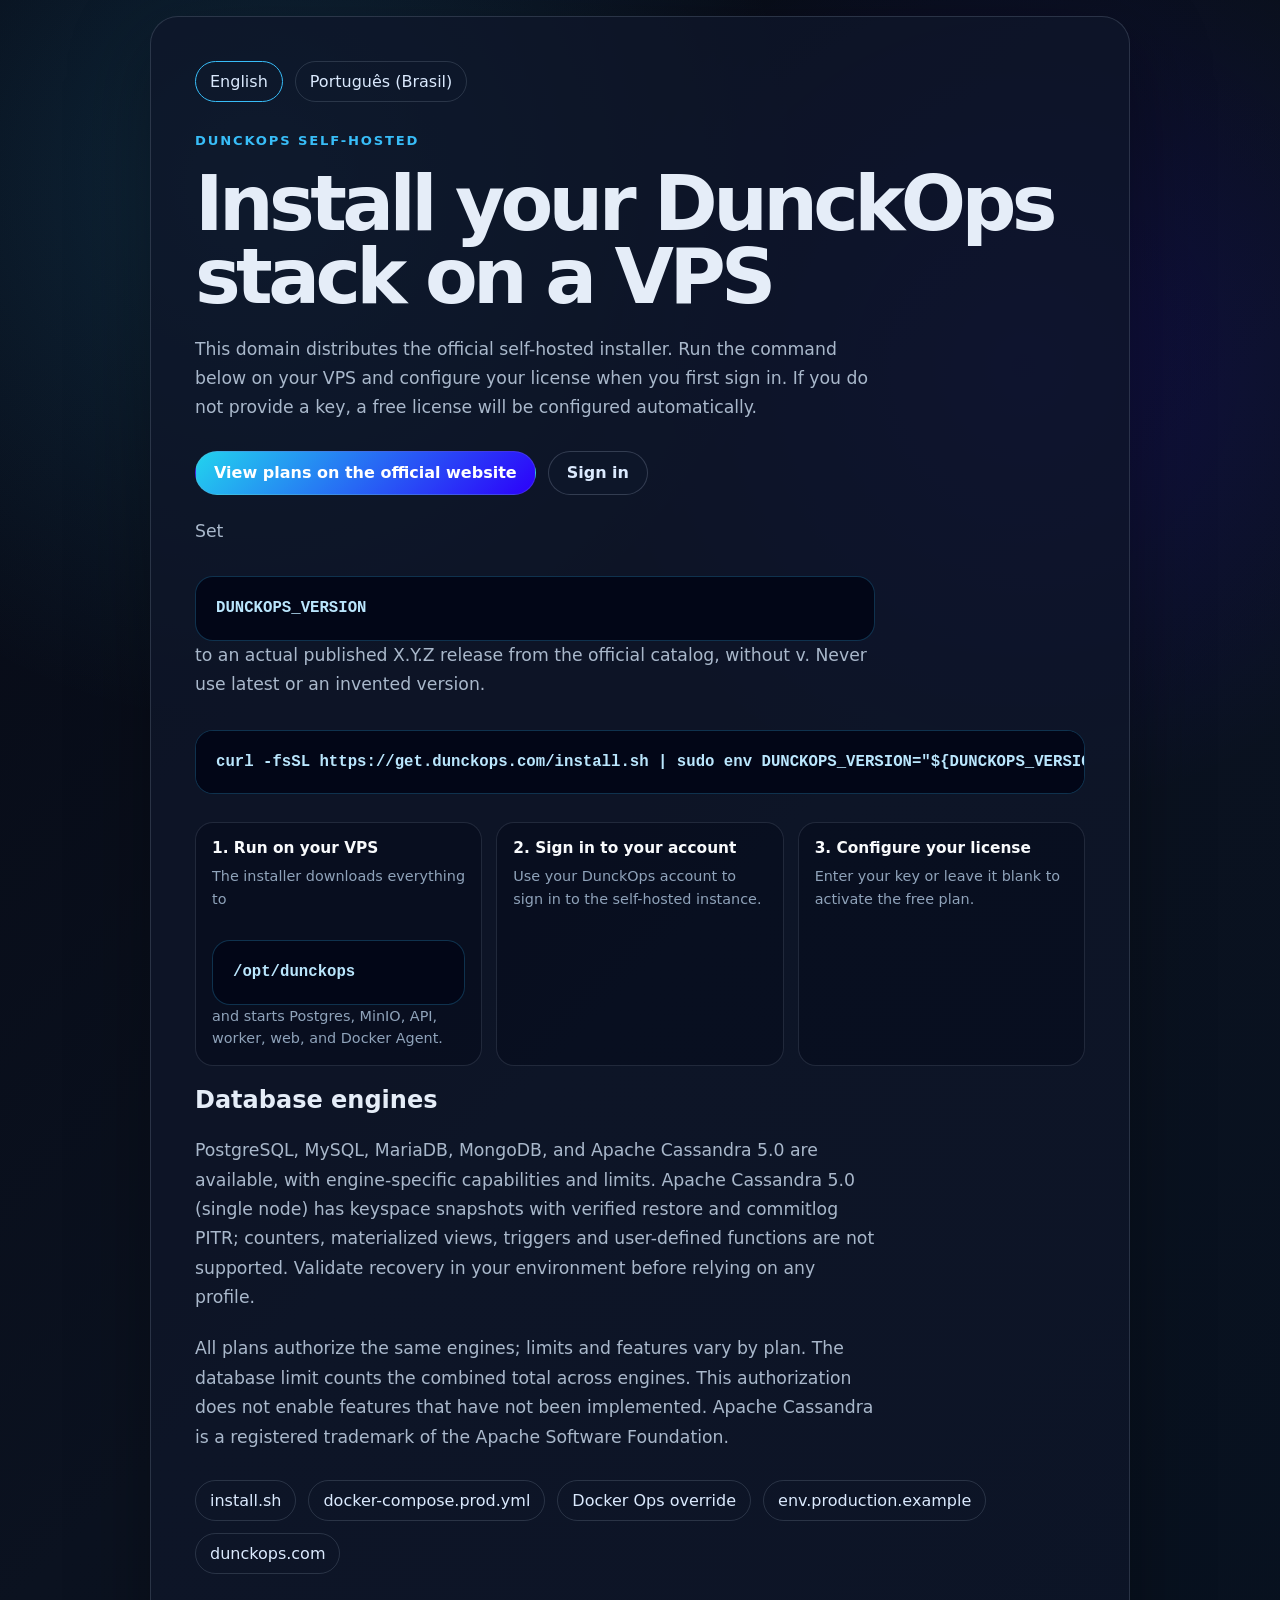
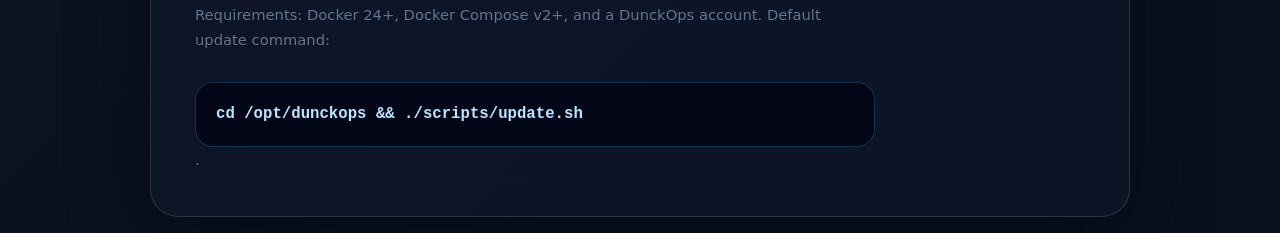
<file: index.html>
<!doctype html>
<html lang="en" data-language-redirect>
  <head>
    <meta charset="utf-8" />
    <meta name="viewport" content="width=device-width, initial-scale=1" />
    <title>DunckOps Self-Hosted Installer | Choose Your Language</title>
    <meta name="description" content="Install DunckOps on your own VPS. Choose English or Brazilian Portuguese for the official self-hosted installation guide." />
    <meta property="og:title" content="DunckOps Self-Hosted Installer | Choose Your Language" />
    <meta property="og:description" content="Install DunckOps on your own VPS. Choose English or Brazilian Portuguese for the official self-hosted installation guide." />
    <meta property="og:type" content="website" />
    <meta property="og:url" content="https://get.dunckops.com/" />
    <meta property="og:locale" content="en_US" />
    <meta property="og:locale:alternate" content="pt_BR" />
    <link rel="canonical" href="https://get.dunckops.com/" />
    <link rel="alternate" hreflang="en" href="https://get.dunckops.com/en/" />
    <link rel="alternate" hreflang="pt-BR" href="https://get.dunckops.com/pt-br/" />
    <link rel="alternate" hreflang="x-default" href="https://get.dunckops.com/" />
    <link rel="stylesheet" href="/assets/site.css" />
    <script src="/assets/language.js" defer></script>
  </head>
  <body>
    <main>
      <p class="eyebrow">DunckOps Self-Hosted</p>
      <h1>Choose your language</h1>
      <p lang="pt-BR">Escolha seu idioma</p>
      <nav aria-label="Language / Idioma">
        <a href="/en/" data-language="en" lang="en" hreflang="en">English</a>
        <a href="/pt-br/" data-language="pt-BR" lang="pt-BR" hreflang="pt-BR">Portugu&#234;s (Brasil)</a>
      </nav>
    </main>
  </body>
</html>
</file>
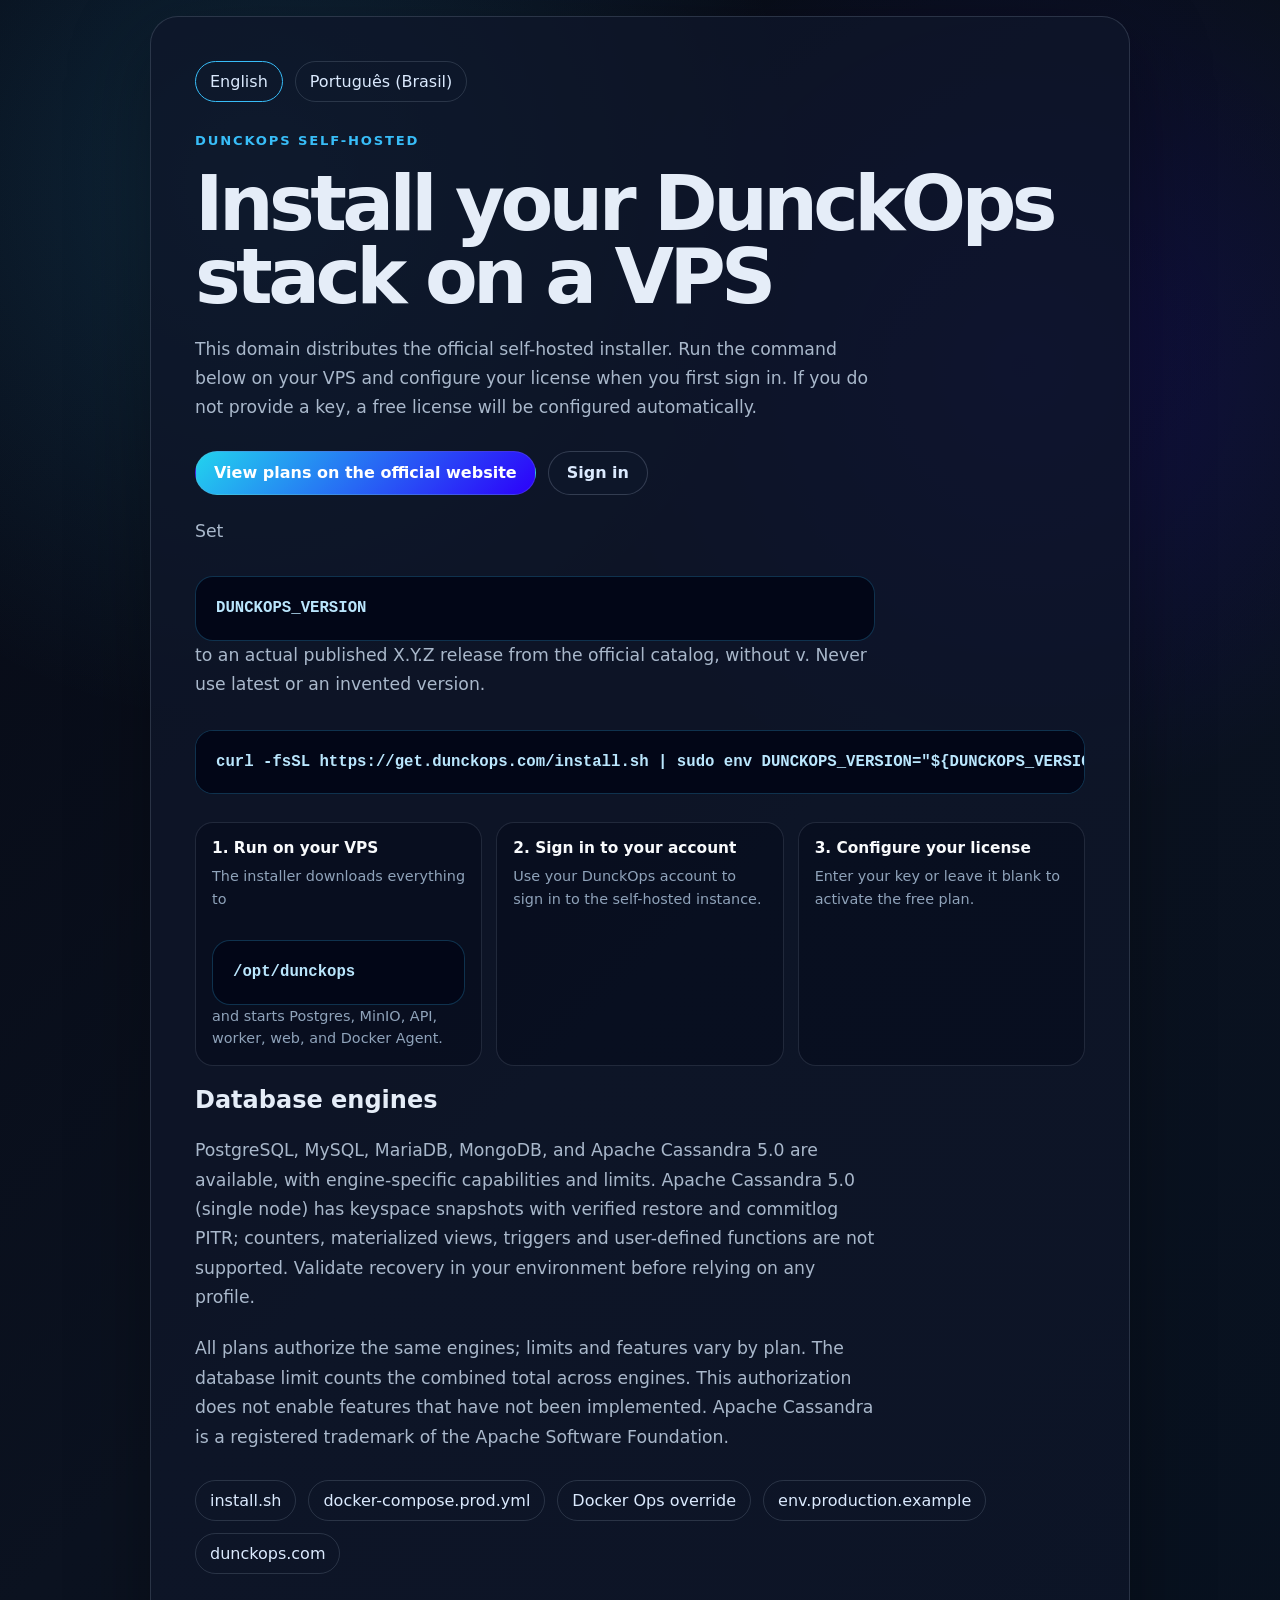
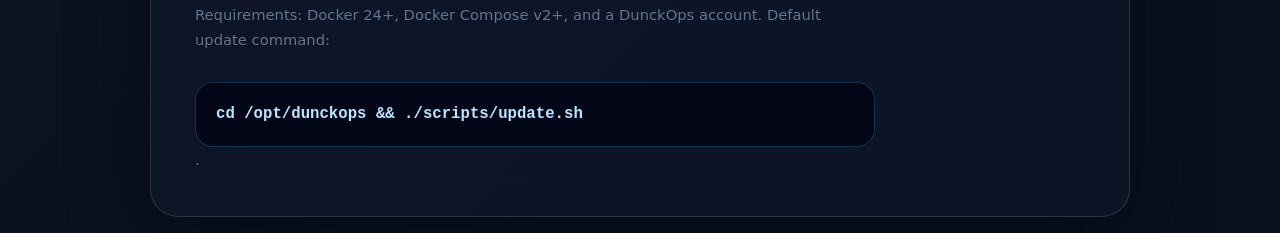
<file: en/index.html>
<!doctype html>
<html lang="en">
  <head>
    <meta charset="utf-8" />
    <meta name="viewport" content="width=device-width, initial-scale=1" />
    <title>DunckOps Self-Hosted Installer | Install on Your VPS</title>
    <meta name="description" content="Install the DunckOps Platform on your own VPS with the official self-hosted installer. Sign in and activate your license or start with the free plan." />
    <meta property="og:title" content="DunckOps Self-Hosted Installer | Install on Your VPS" />
    <meta property="og:description" content="Install the DunckOps Platform on your own VPS with the official self-hosted installer. Sign in and activate your license or start with the free plan." />
    <meta property="og:type" content="website" />
    <meta property="og:url" content="https://get.dunckops.com/en/" />
    <meta property="og:locale" content="en_US" />
    <meta property="og:locale:alternate" content="pt_BR" />
    <link rel="canonical" href="https://get.dunckops.com/en/" />
    <link rel="alternate" hreflang="en" href="https://get.dunckops.com/en/" />
    <link rel="alternate" hreflang="pt-BR" href="https://get.dunckops.com/pt-br/" />
    <link rel="alternate" hreflang="x-default" href="https://get.dunckops.com/" />
    <link rel="stylesheet" href="/assets/site.css" />
    <script src="/assets/language.js" defer></script>
  </head>
  <body>
    <main>
      <nav class="languages" aria-label="Language">
        <a href="/en/" data-language="en" lang="en" hreflang="en" aria-current="page">English</a>
        <a href="/pt-br/" data-language="pt-BR" lang="pt-BR" hreflang="pt-BR">Portugu&#234;s (Brasil)</a>
      </nav>
      <p class="eyebrow">DunckOps Self-Hosted</p>
      <h1>Install your DunckOps stack on a VPS</h1>
      <p>
        This domain distributes the official self-hosted installer. Run the command
        below on your VPS and configure your license when you first sign in. If you
        do not provide a key, a free license will be configured automatically.
      </p>
      <div class="actions" aria-label="Main actions">
        <a class="button" href="https://dunckops.com/en">View plans on the official website</a>
        <a class="button secondary" href="https://dunckops.com/en/login">Sign in</a>
      </div>
      <p>Set <code>DUNCKOPS_VERSION</code> to an actual published X.Y.Z release from the official catalog, without v. Never use latest or an invented version.</p>
      <code>curl -fsSL https://get.dunckops.com/install.sh | sudo env DUNCKOPS_VERSION="${DUNCKOPS_VERSION:?Select a published release}" bash</code>
      <section class="steps" aria-label="Installation steps">
        <div class="step">
          <strong>1. Run on your VPS</strong>
          <span>The installer downloads everything to <code>/opt/dunckops</code> and starts Postgres, MinIO, API, worker, web, and Docker Agent.</span>
        </div>
        <div class="step">
          <strong>2. Sign in to your account</strong>
          <span>Use your DunckOps account to sign in to the self-hosted instance.</span>
        </div>
        <div class="step">
          <strong>3. Configure your license</strong>
          <span>Enter your key or leave it blank to activate the free plan.</span>
        </div>
      </section>
      <section aria-labelledby="database-engines">
        <h2 id="database-engines">Database engines</h2>
        <p>PostgreSQL, MySQL, MariaDB, MongoDB, and Apache Cassandra 5.0 are available, with engine-specific capabilities and limits. Apache Cassandra 5.0 (single node) has keyspace snapshots with verified restore and commitlog PITR; counters, materialized views, triggers and user-defined functions are not supported. Validate recovery in your environment before relying on any profile.</p>
        <p>All plans authorize the same engines; limits and features vary by plan. The database limit counts the combined total across engines. This authorization does not enable features that have not been implemented. Apache Cassandra is a registered trademark of the Apache Software Foundation.</p>
      </section>
      <nav aria-label="Public files">
        <a href="/install.sh">install.sh</a>
        <a href="/docker-compose.prod.yml">docker-compose.prod.yml</a>
        <a href="/docker-compose.docker-ops.prod.yml">Docker Ops override</a>
        <a href="/env.production.example">env.production.example</a>
        <a href="https://dunckops.com/en">dunckops.com</a>
      </nav>
      <p class="note">Requirements: Docker 24+, Docker Compose v2+, and a DunckOps account. Default update command: <code>cd /opt/dunckops &amp;&amp; ./scripts/update.sh</code>.</p>
    </main>
  </body>
</html>
</file>
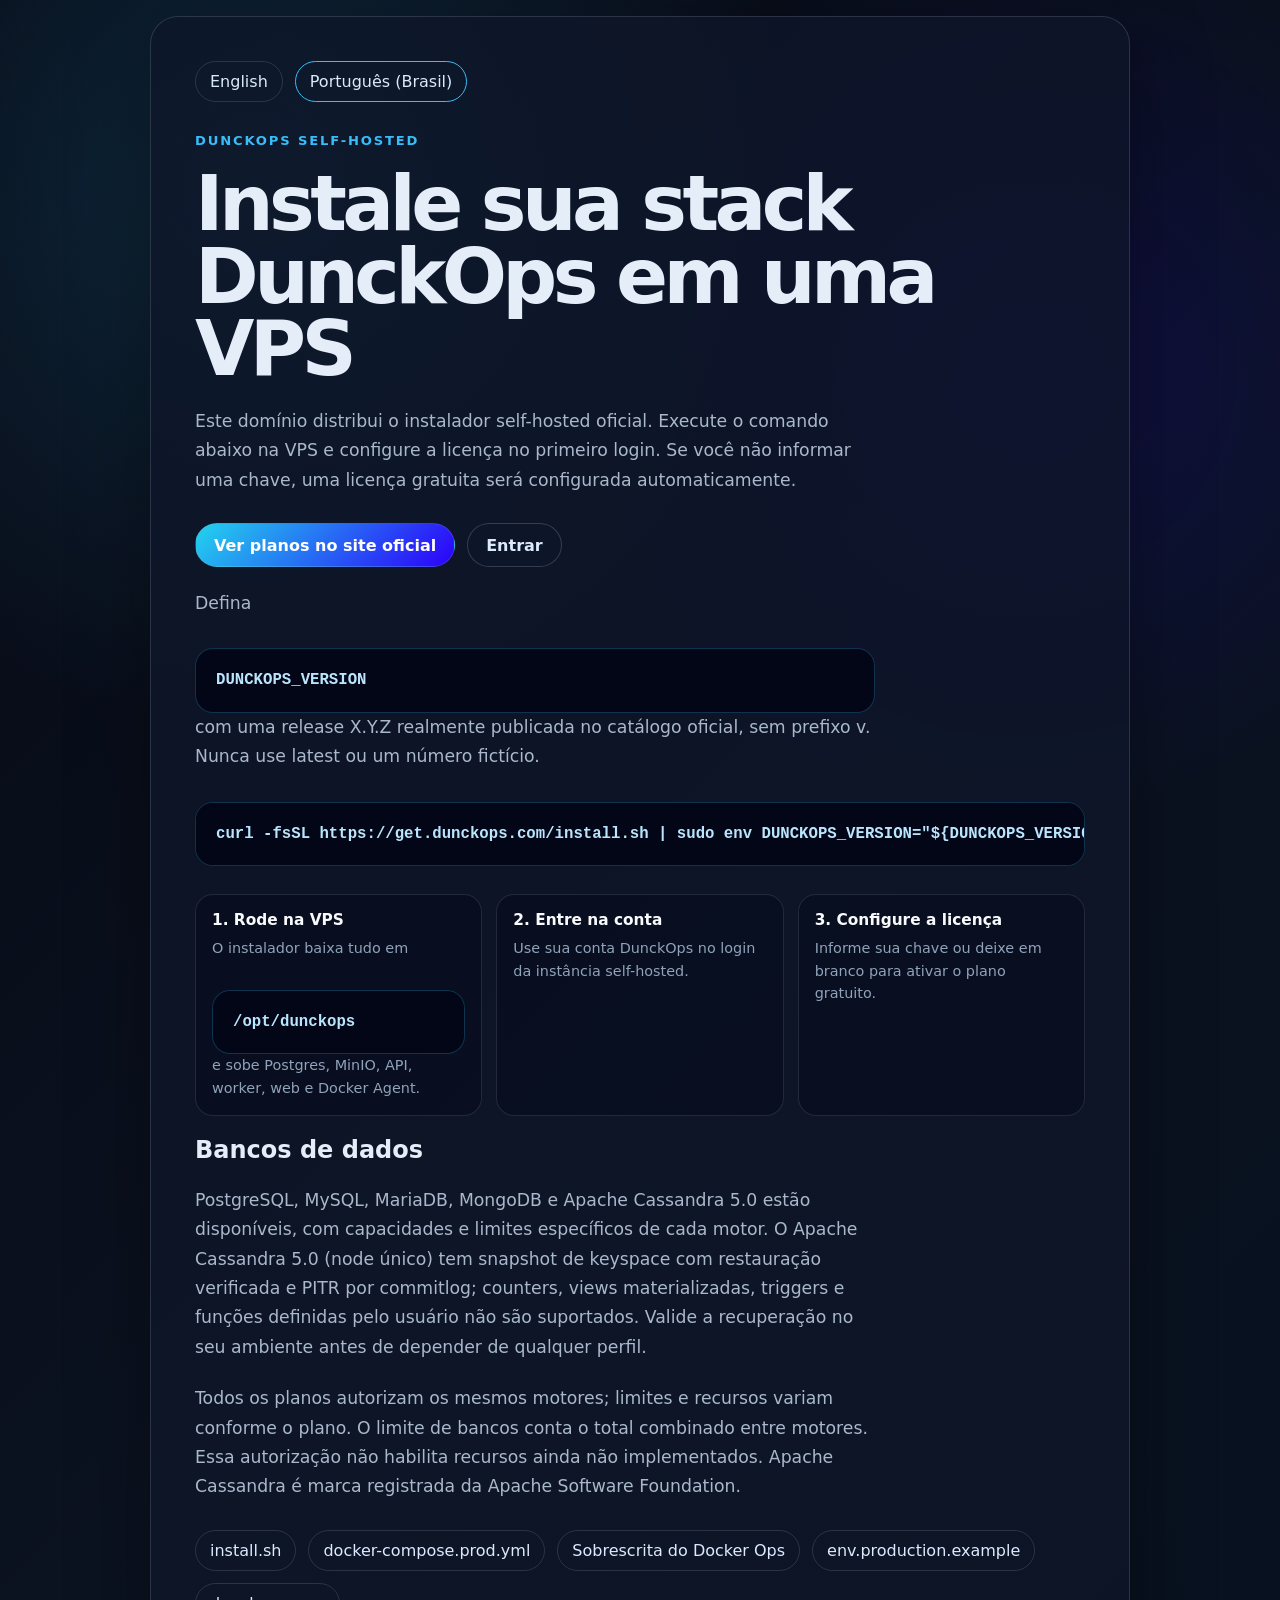
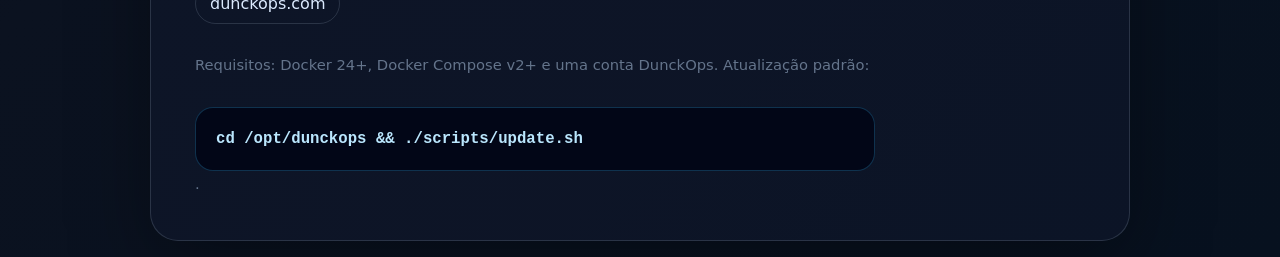
<file: pt-br/index.html>
<!doctype html>
<html lang="pt-BR">
  <head>
    <meta charset="utf-8" />
    <meta name="viewport" content="width=device-width, initial-scale=1" />
    <title>Instalador DunckOps Self-Hosted | Instale na Sua VPS</title>
    <meta name="description" content="Instale a plataforma DunckOps na sua VPS com o instalador self-hosted oficial. Entre na sua conta e ative sua licen&#231;a ou comece com o plano gratuito." />
    <meta property="og:title" content="Instalador DunckOps Self-Hosted | Instale na Sua VPS" />
    <meta property="og:description" content="Instale a plataforma DunckOps na sua VPS com o instalador self-hosted oficial. Entre na sua conta e ative sua licen&#231;a ou comece com o plano gratuito." />
    <meta property="og:type" content="website" />
    <meta property="og:url" content="https://get.dunckops.com/pt-br/" />
    <meta property="og:locale" content="pt_BR" />
    <meta property="og:locale:alternate" content="en_US" />
    <link rel="canonical" href="https://get.dunckops.com/pt-br/" />
    <link rel="alternate" hreflang="en" href="https://get.dunckops.com/en/" />
    <link rel="alternate" hreflang="pt-BR" href="https://get.dunckops.com/pt-br/" />
    <link rel="alternate" hreflang="x-default" href="https://get.dunckops.com/" />
    <link rel="stylesheet" href="/assets/site.css" />
    <script src="/assets/language.js" defer></script>
  </head>
  <body>
    <main>
      <nav class="languages" aria-label="Idioma">
        <a href="/en/" data-language="en" lang="en" hreflang="en">English</a>
        <a href="/pt-br/" data-language="pt-BR" lang="pt-BR" hreflang="pt-BR" aria-current="page">Portugu&#234;s (Brasil)</a>
      </nav>
      <p class="eyebrow">DunckOps Self-Hosted</p>
      <h1>Instale sua stack DunckOps em uma VPS</h1>
      <p>
        Este dom&#237;nio distribui o instalador self-hosted oficial. Execute o comando
        abaixo na VPS e configure a licen&#231;a no primeiro login. Se voc&#234; n&#227;o informar
        uma chave, uma licen&#231;a gratuita ser&#225; configurada automaticamente.
      </p>
      <div class="actions" aria-label="A&#231;&#245;es principais">
        <a class="button" href="https://dunckops.com/pt-br">Ver planos no site oficial</a>
        <a class="button secondary" href="https://dunckops.com/pt-br/login">Entrar</a>
      </div>
      <p>Defina <code>DUNCKOPS_VERSION</code> com uma release X.Y.Z realmente publicada no cat&#225;logo oficial, sem prefixo v. Nunca use latest ou um n&#250;mero fict&#237;cio.</p>
      <code>curl -fsSL https://get.dunckops.com/install.sh | sudo env DUNCKOPS_VERSION="${DUNCKOPS_VERSION:?Selecione uma release publicada}" bash</code>
      <section class="steps" aria-label="Fluxo de instala&#231;&#227;o">
        <div class="step">
          <strong>1. Rode na VPS</strong>
          <span>O instalador baixa tudo em <code>/opt/dunckops</code> e sobe Postgres, MinIO, API, worker, web e Docker Agent.</span>
        </div>
        <div class="step">
          <strong>2. Entre na conta</strong>
          <span>Use sua conta DunckOps no login da inst&#226;ncia self-hosted.</span>
        </div>
        <div class="step">
          <strong>3. Configure a licen&#231;a</strong>
          <span>Informe sua chave ou deixe em branco para ativar o plano gratuito.</span>
        </div>
      </section>
      <section aria-labelledby="database-engines">
        <h2 id="database-engines">Bancos de dados</h2>
        <p>PostgreSQL, MySQL, MariaDB, MongoDB e Apache Cassandra 5.0 est&#227;o dispon&#237;veis, com capacidades e limites espec&#237;ficos de cada motor. O Apache Cassandra 5.0 (node &#250;nico) tem snapshot de keyspace com restaura&#231;&#227;o verificada e PITR por commitlog; counters, views materializadas, triggers e fun&#231;&#245;es definidas pelo usu&#225;rio n&#227;o s&#227;o suportados. Valide a recupera&#231;&#227;o no seu ambiente antes de depender de qualquer perfil.</p>
        <p>Todos os planos autorizam os mesmos motores; limites e recursos variam conforme o plano. O limite de bancos conta o total combinado entre motores. Essa autoriza&#231;&#227;o n&#227;o habilita recursos ainda n&#227;o implementados. Apache Cassandra &#233; marca registrada da Apache Software Foundation.</p>
      </section>
      <nav aria-label="Arquivos p&#250;blicos">
        <a href="/install.sh">install.sh</a>
        <a href="/docker-compose.prod.yml">docker-compose.prod.yml</a>
        <a href="/docker-compose.docker-ops.prod.yml">Sobrescrita do Docker Ops</a>
        <a href="/env.production.example">env.production.example</a>
        <a href="https://dunckops.com/pt-br">dunckops.com</a>
      </nav>
      <p class="note">Requisitos: Docker 24+, Docker Compose v2+ e uma conta DunckOps. Atualiza&#231;&#227;o padr&#227;o: <code>cd /opt/dunckops &amp;&amp; ./scripts/update.sh</code>.</p>
    </main>
  </body>
</html>
</file>
<file: assets/site.css>
:root {
  color-scheme: dark;
  font-family: Inter, ui-sans-serif, system-ui, -apple-system, BlinkMacSystemFont, "Segoe UI", sans-serif;
  background: #060914;
  color: #e5edf8;
}

* { box-sizing: border-box; }

body {
  min-height: 100vh;
  margin: 0;
  display: grid;
  place-items: center;
  background:
    radial-gradient(circle at 20% 10%, rgba(56, 189, 248, 0.16), transparent 34rem),
    radial-gradient(circle at 80% 20%, rgba(44, 0, 250, 0.16), transparent 28rem),
    linear-gradient(135deg, #060914 0%, #0b1220 52%, #07111f 100%);
}

main {
  width: min(980px, calc(100vw - 32px));
  margin: 16px 0;
  padding: 44px;
  border: 1px solid rgba(148, 163, 184, 0.22);
  border-radius: 28px;
  background: rgba(15, 23, 42, 0.78);
  box-shadow: 0 24px 80px rgba(0, 0, 0, 0.34);
}

.eyebrow {
  margin: 0 0 16px;
  color: #38bdf8;
  font-size: 0.82rem;
  font-weight: 700;
  letter-spacing: 0.14em;
  text-transform: uppercase;
}

h1 {
  margin: 0;
  font-size: clamp(2.3rem, 6vw, 4.8rem);
  line-height: 0.94;
  letter-spacing: -0.06em;
}

p {
  max-width: 680px;
  margin: 22px 0 0;
  color: #a9b8cb;
  font-size: 1.08rem;
  line-height: 1.7;
}

code {
  display: block;
  margin-top: 30px;
  padding: 18px 20px;
  overflow-x: auto;
  border: 1px solid rgba(56, 189, 248, 0.24);
  border-radius: 18px;
  background: #020617;
  color: #bae6fd;
  font: 600 0.98rem/1.7 "SFMono-Regular", Consolas, monospace;
  white-space: nowrap;
}

.actions, nav {
  display: flex;
  flex-wrap: wrap;
  gap: 12px;
  margin-top: 28px;
}

.languages { margin: 0 0 28px; }

.button {
  display: inline-flex;
  align-items: center;
  justify-content: center;
  min-height: 44px;
  padding: 0 18px;
  border-radius: 999px;
  background: linear-gradient(135deg, #22d3ee, #2C00FA);
  color: #ffffff;
  font-weight: 800;
  text-decoration: none;
  transition: 160ms ease;
}

.button:hover {
  opacity: 0.9;
  box-shadow: 0 0 20px rgba(44, 0, 250, 0.4);
}

.button.secondary {
  border: 1px solid rgba(148, 163, 184, 0.28);
  background: rgba(15, 23, 42, 0.86);
  color: #dbeafe;
}

.steps {
  display: grid;
  grid-template-columns: repeat(3, minmax(0, 1fr));
  gap: 14px;
  margin-top: 28px;
}

.step {
  min-width: 0;
  padding: 16px;
  border: 1px solid rgba(148, 163, 184, 0.18);
  border-radius: 18px;
  background: rgba(2, 6, 23, 0.38);
}

.step strong { display: block; color: #f8fafc; font-size: 0.96rem; }
.step span { display: block; margin-top: 8px; color: #8fa3ba; font-size: 0.9rem; line-height: 1.55; }

a {
  padding: 10px 14px;
  border: 1px solid rgba(148, 163, 184, 0.22);
  border-radius: 999px;
  color: #dbeafe;
  text-decoration: none;
  overflow-wrap: anywhere;
  transition: 160ms ease;
}

a:hover { border-color: rgba(44, 0, 250, 0.7); color: #8870ff; }
a:focus-visible { outline: 2px solid #38bdf8; outline-offset: 4px; }
a[aria-current="page"] { border-color: #38bdf8; }
.note { margin-top: 28px; color: #64748b; font-size: 0.92rem; }

@media (max-width: 760px) {
  main { padding: 28px; }
  .steps { grid-template-columns: 1fr; }
}
</file>
